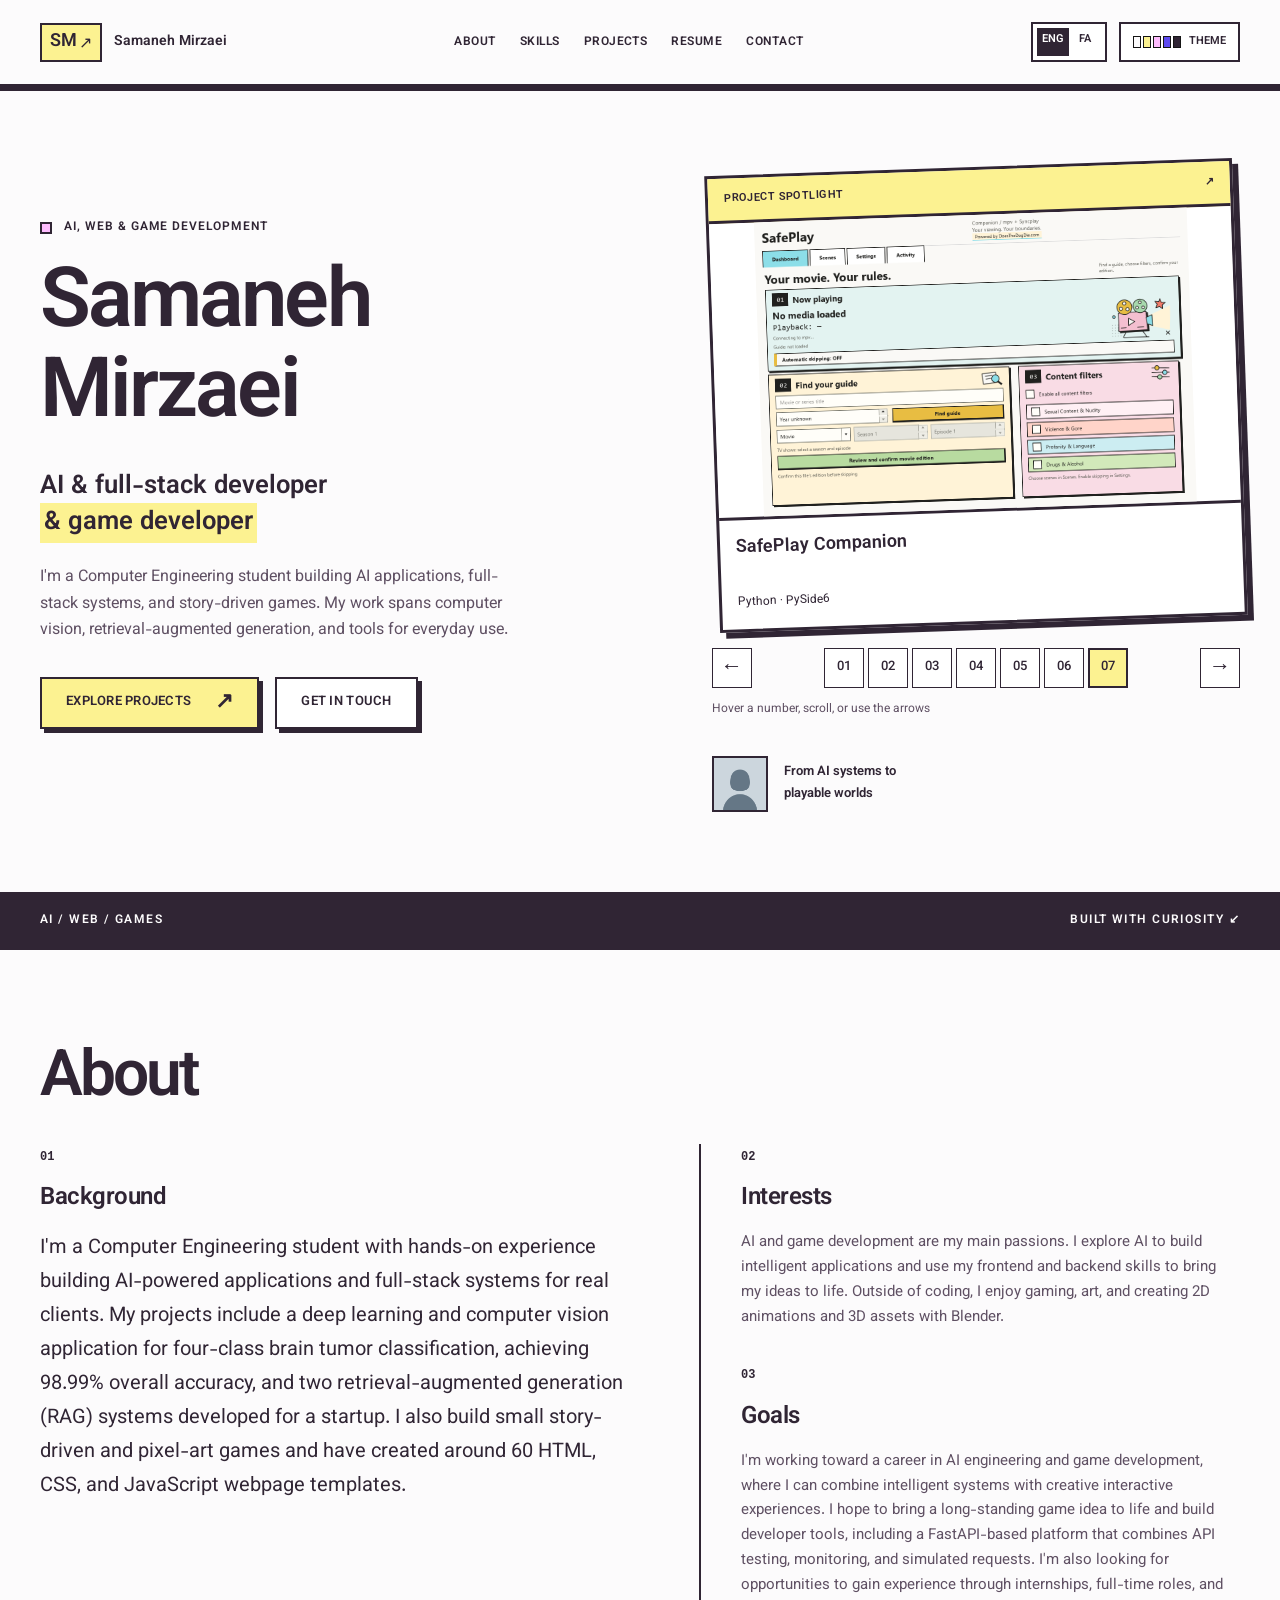
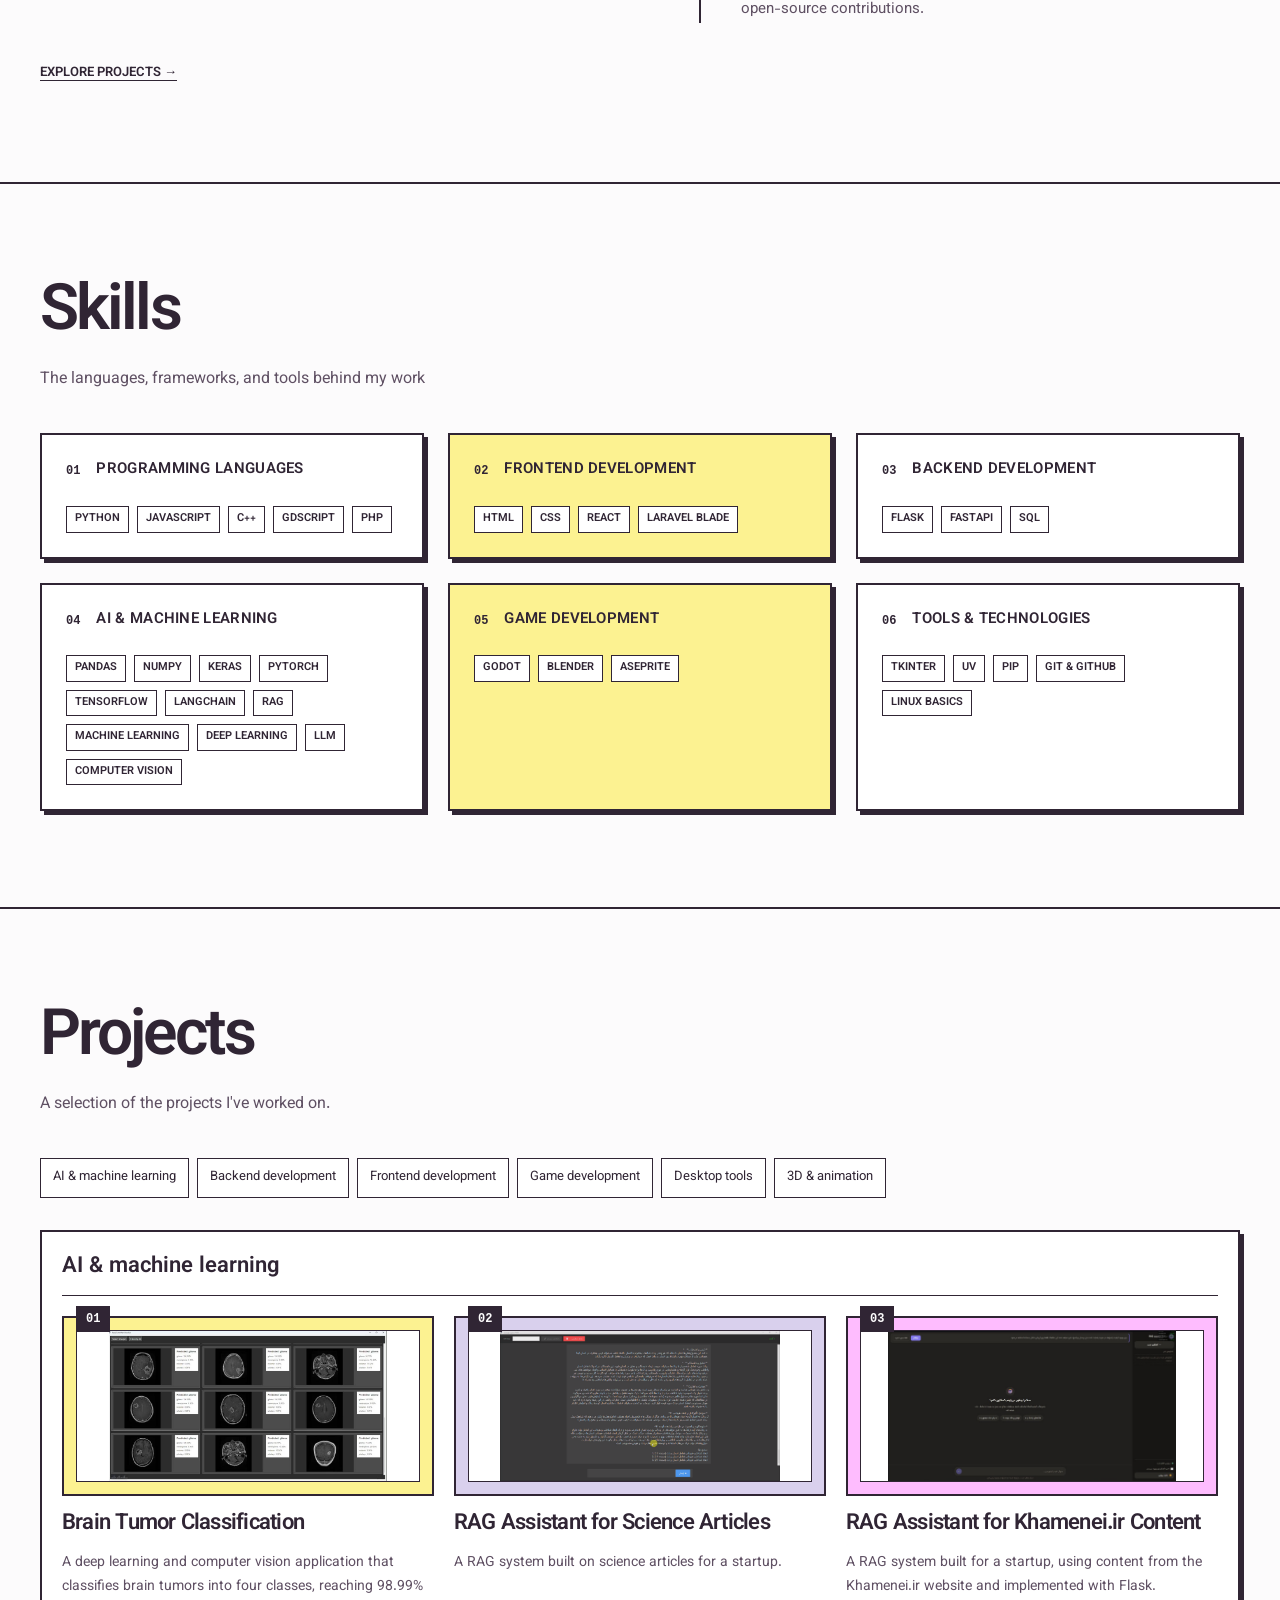
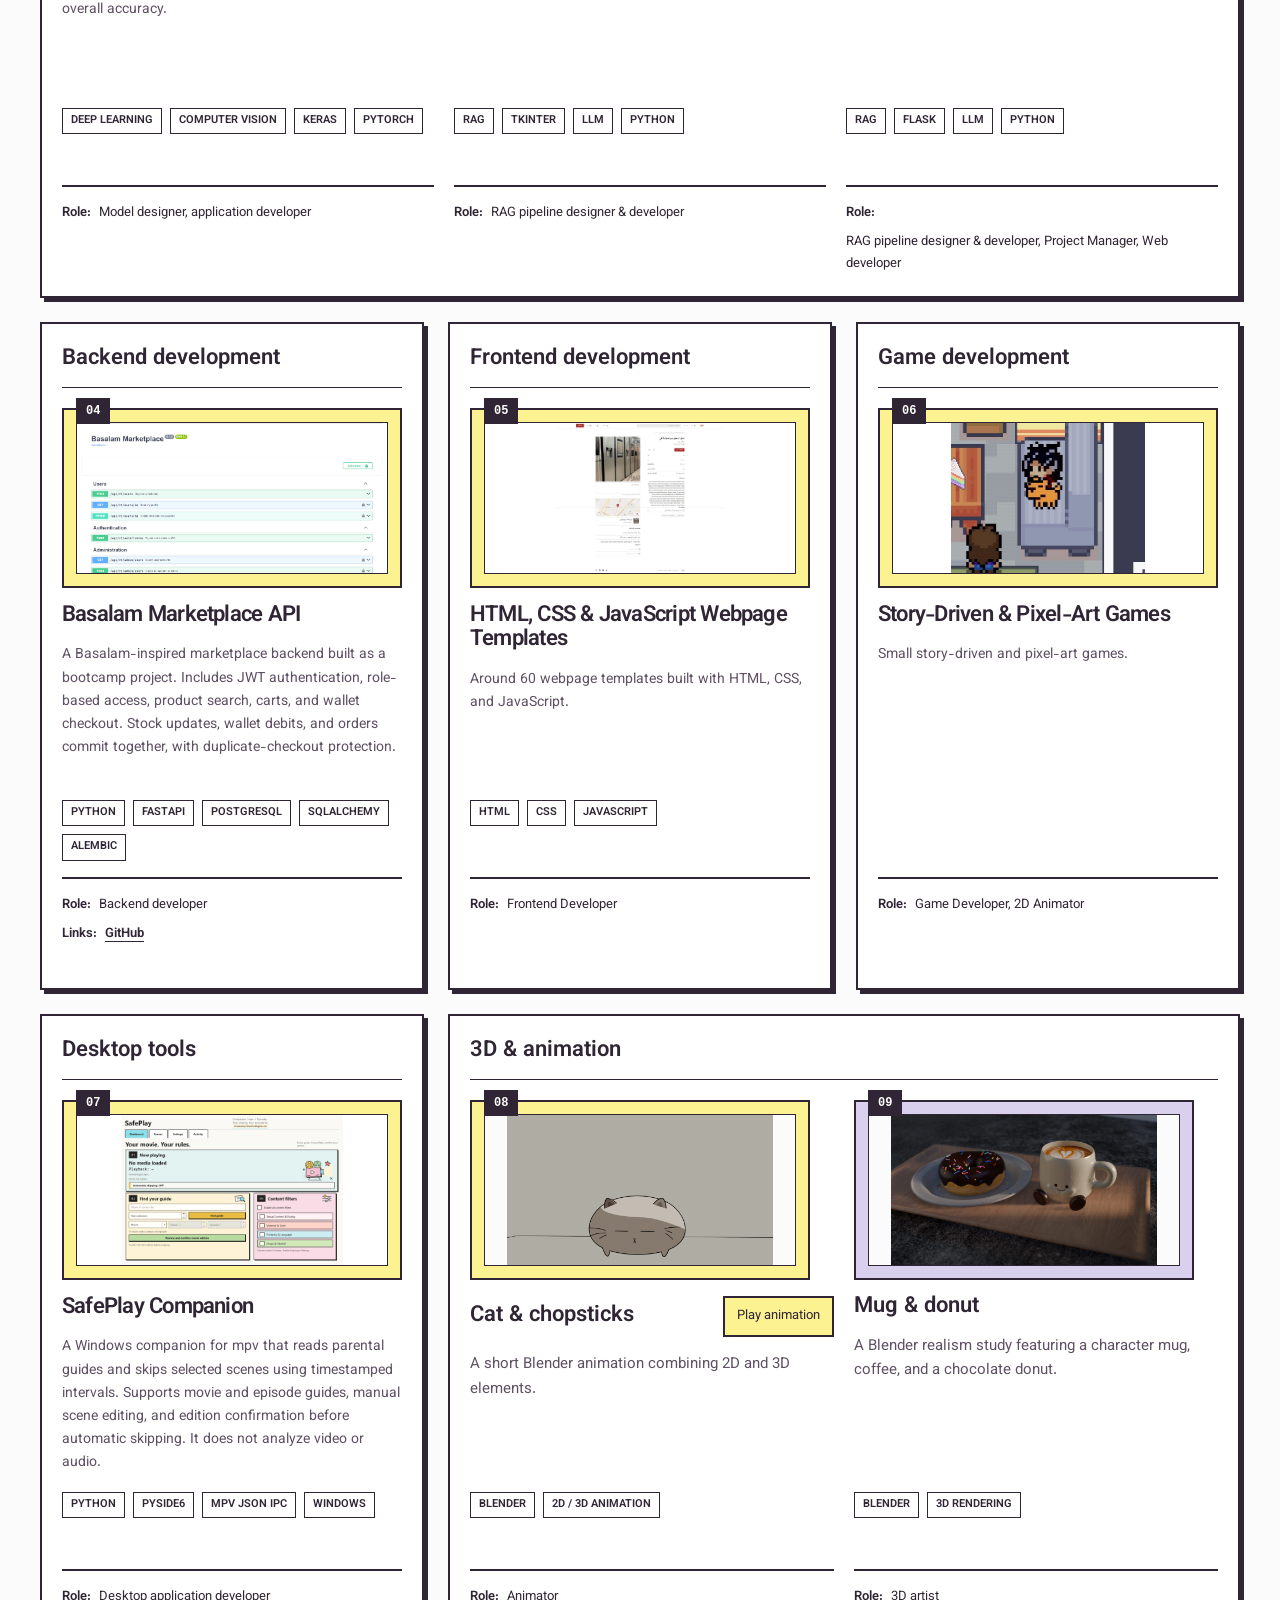
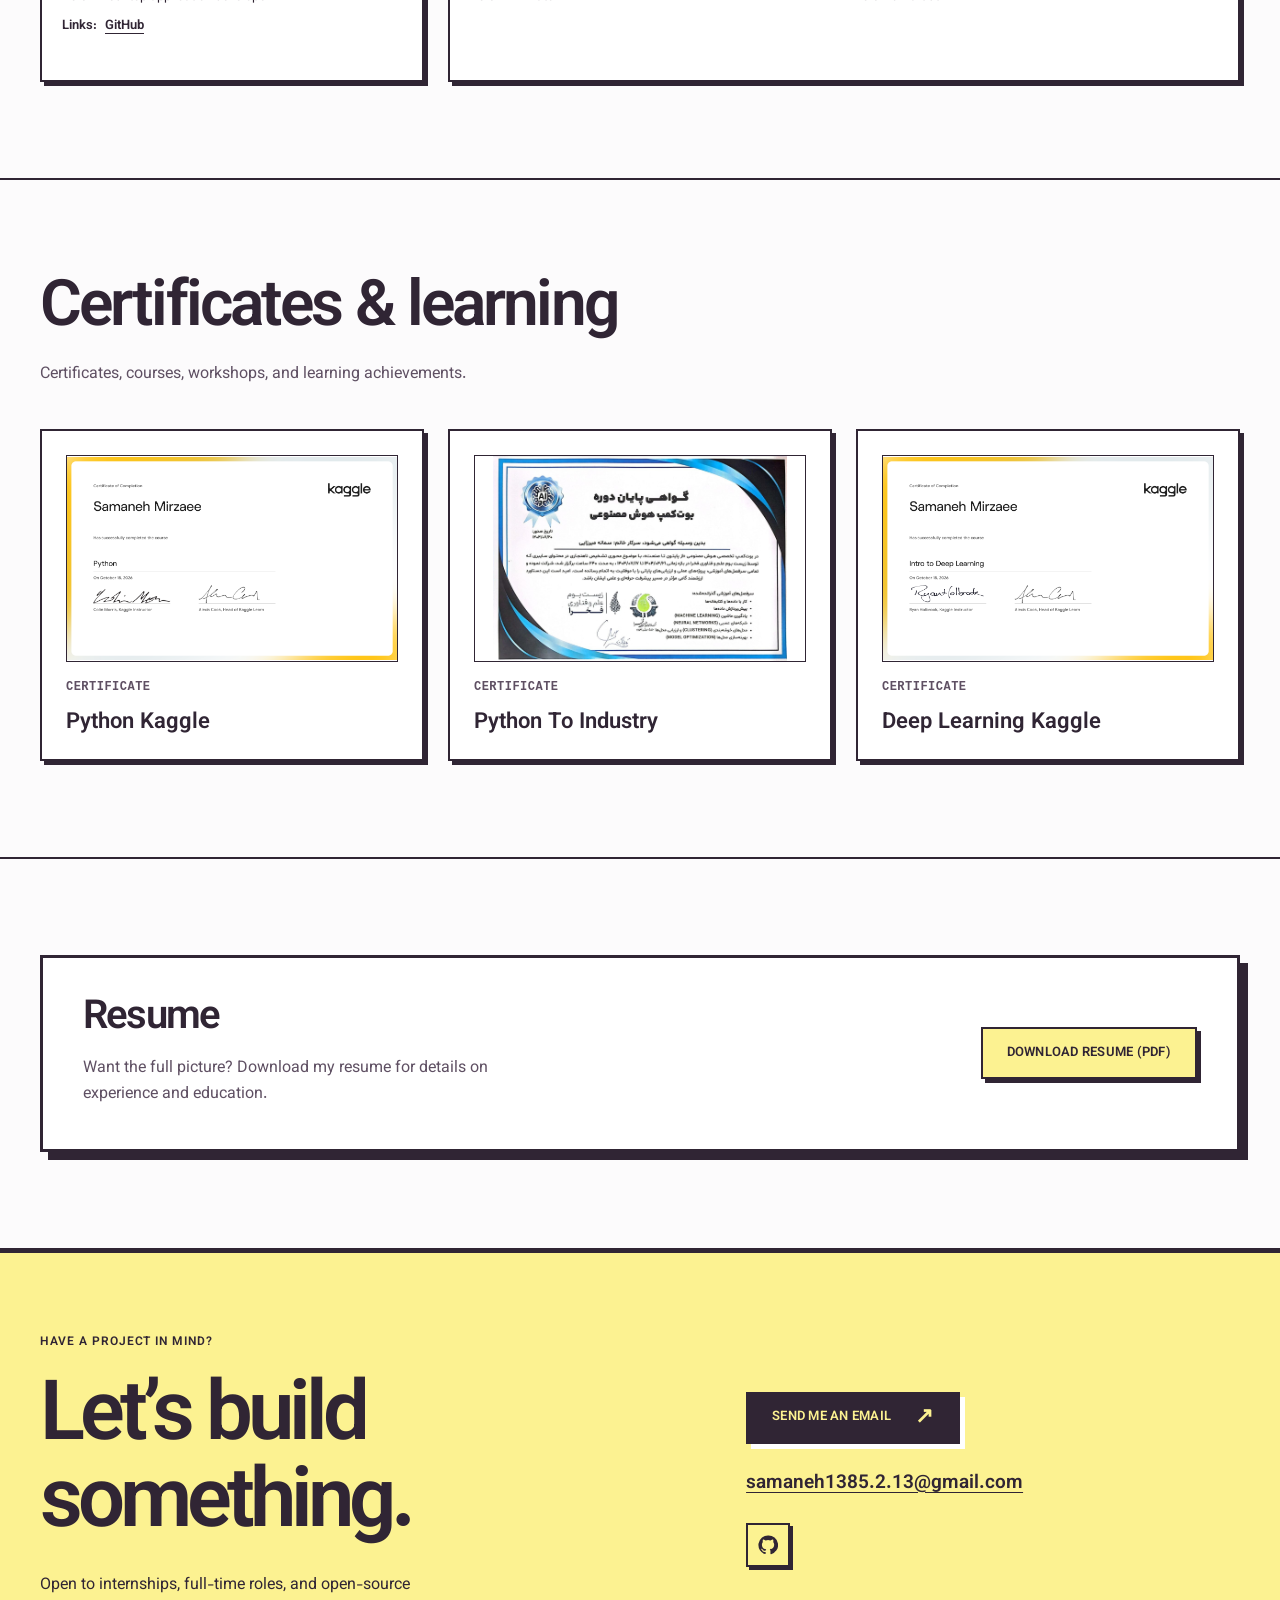
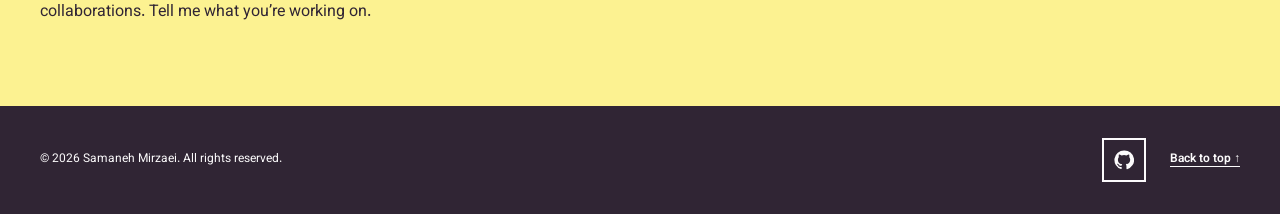
<file: index.html>
<!DOCTYPE html>
<html lang="en" dir="ltr">
<head>
  <meta charset="UTF-8">
  <meta name="viewport" content="width=device-width, initial-scale=1">
  <title data-i18n="meta.title">Samaneh Mirzaei — AI & Full-Stack Developer | Game Developer</title>
  <meta name="description" content="Portfolio of Samaneh Mirzaei, an AI and full-stack developer and game developer exploring intelligent systems, web technologies, and interactive experiences." data-i18n-attr="content:meta.description">
  <script src="js/theme-init.js"></script>
  <link rel="stylesheet" href="css/style.css">
  <script type="module" src="js/main.js"></script>
</head>
<body data-page="home">
  <!-- Header, sections and footer are rendered by js/main.js (see js/pages/home.js) -->
  <div id="app"></div>
  <noscript>This portfolio needs JavaScript enabled to display its content.</noscript>
</body>
</html>
</file>
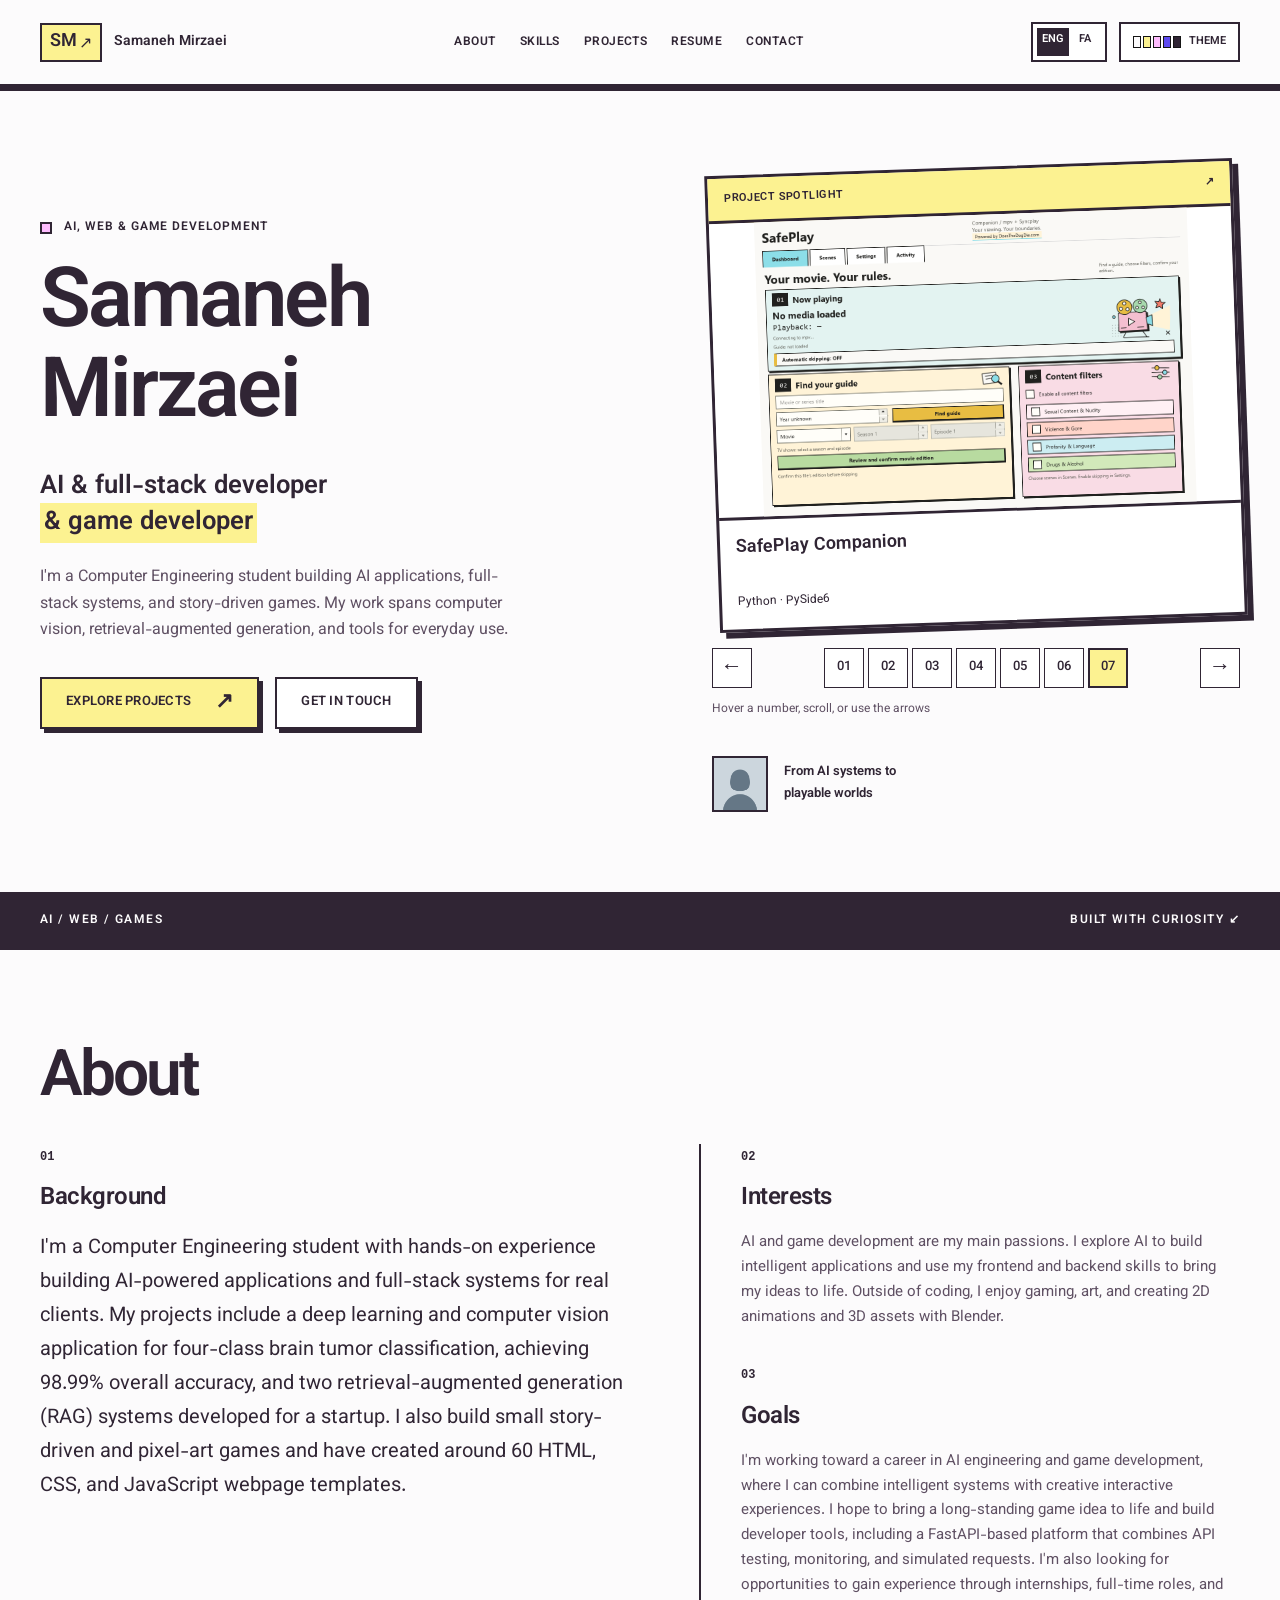
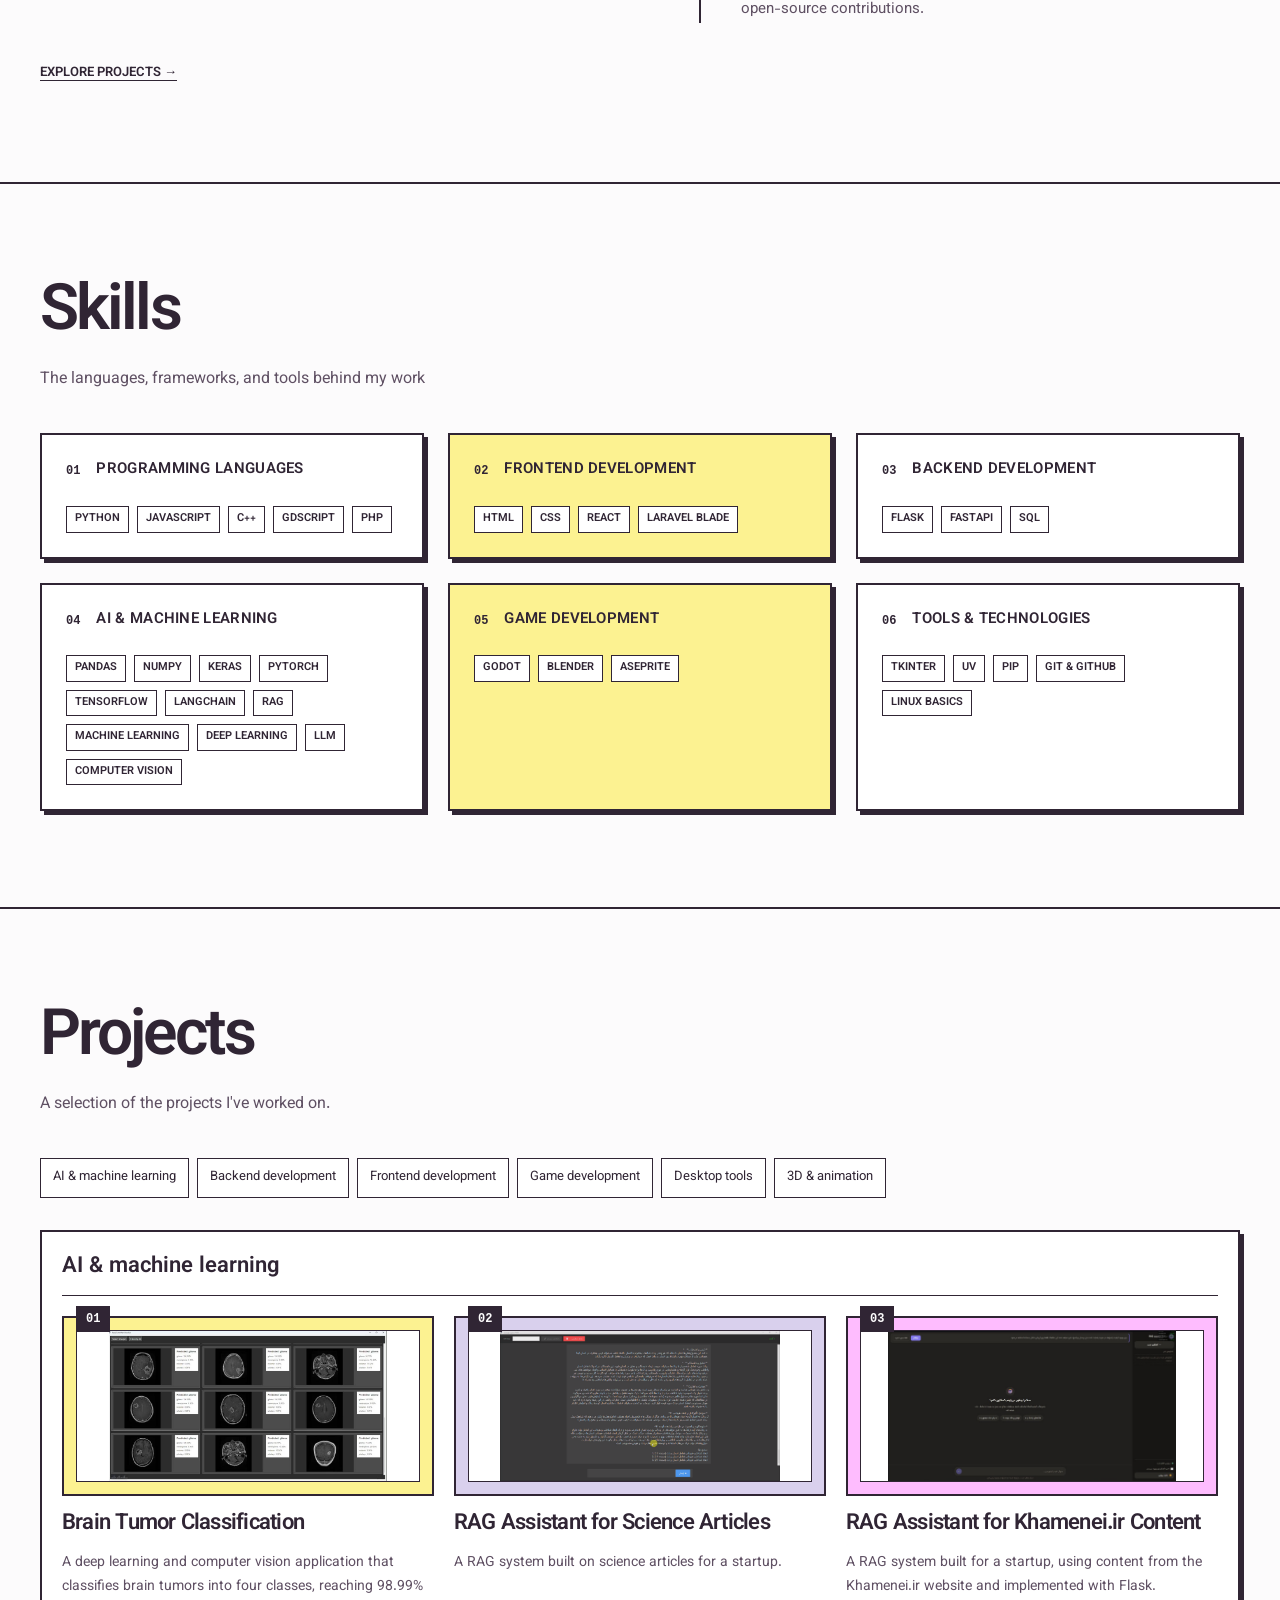
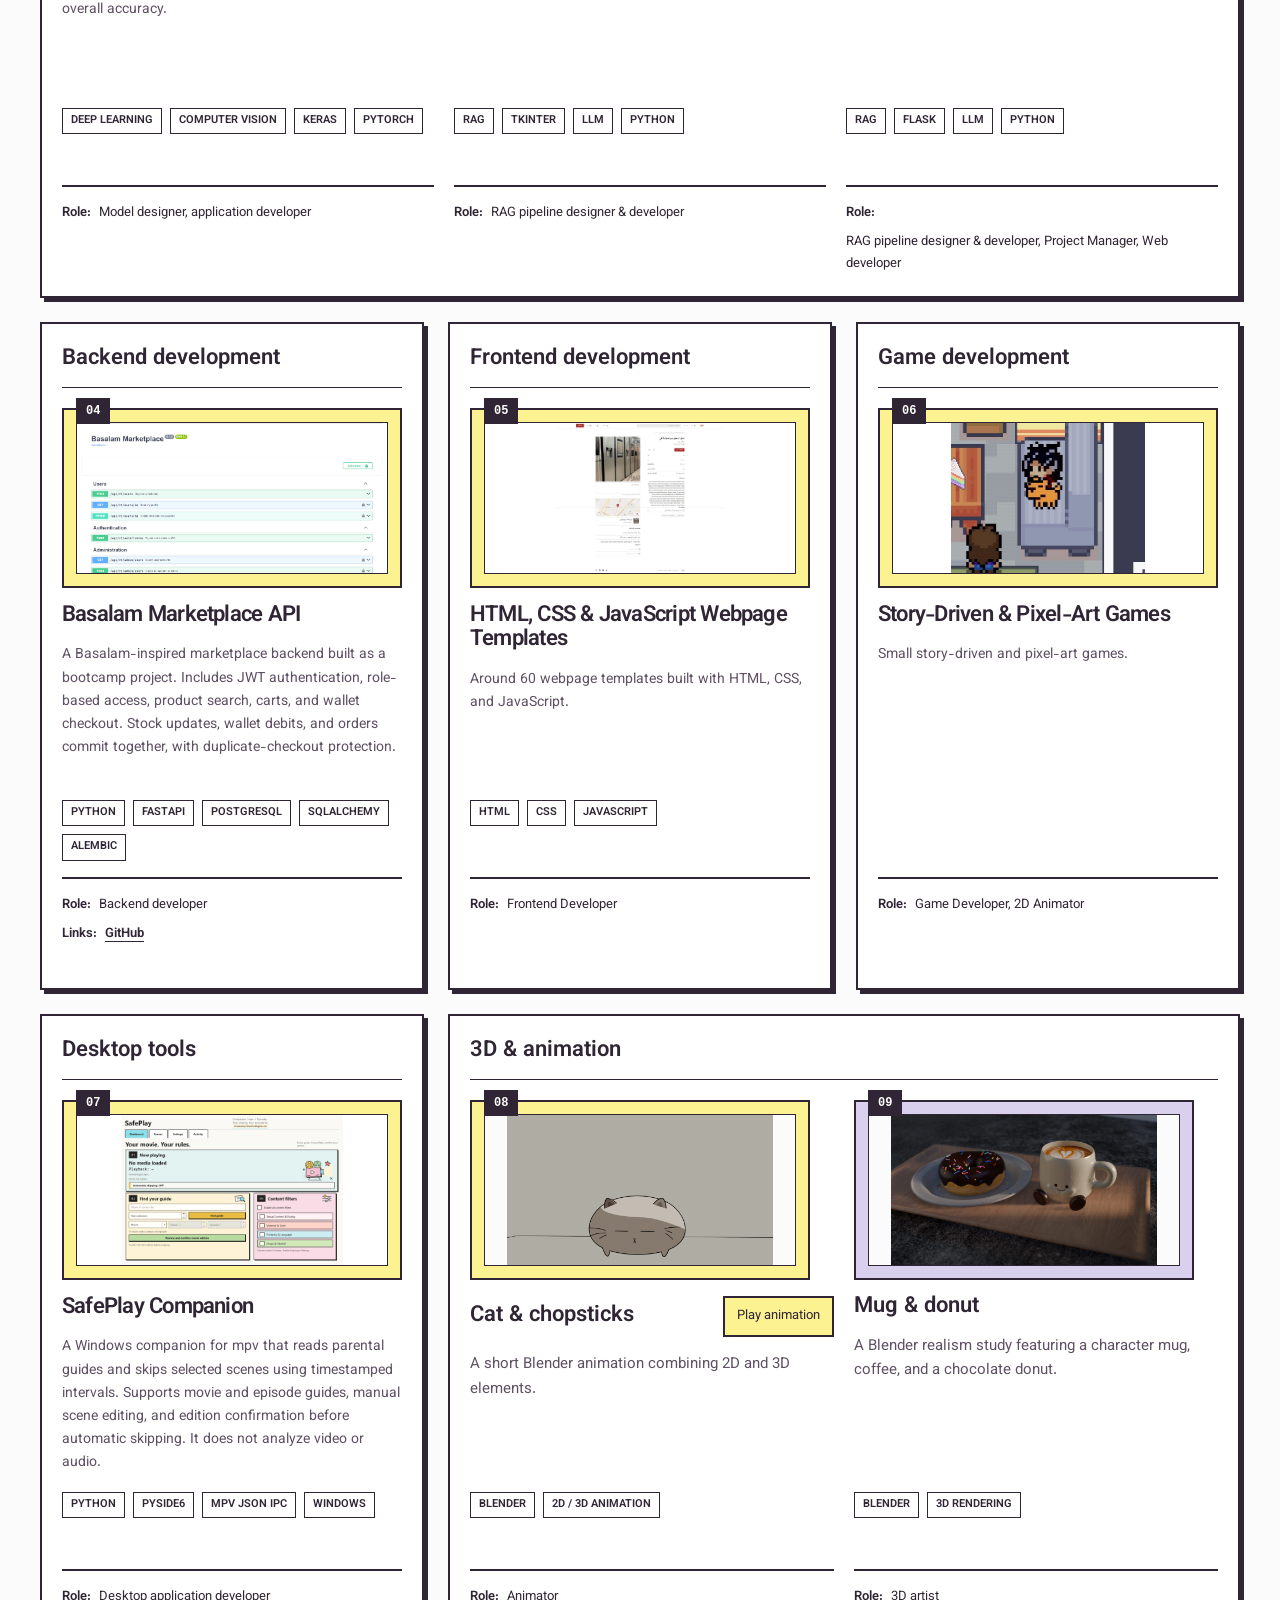
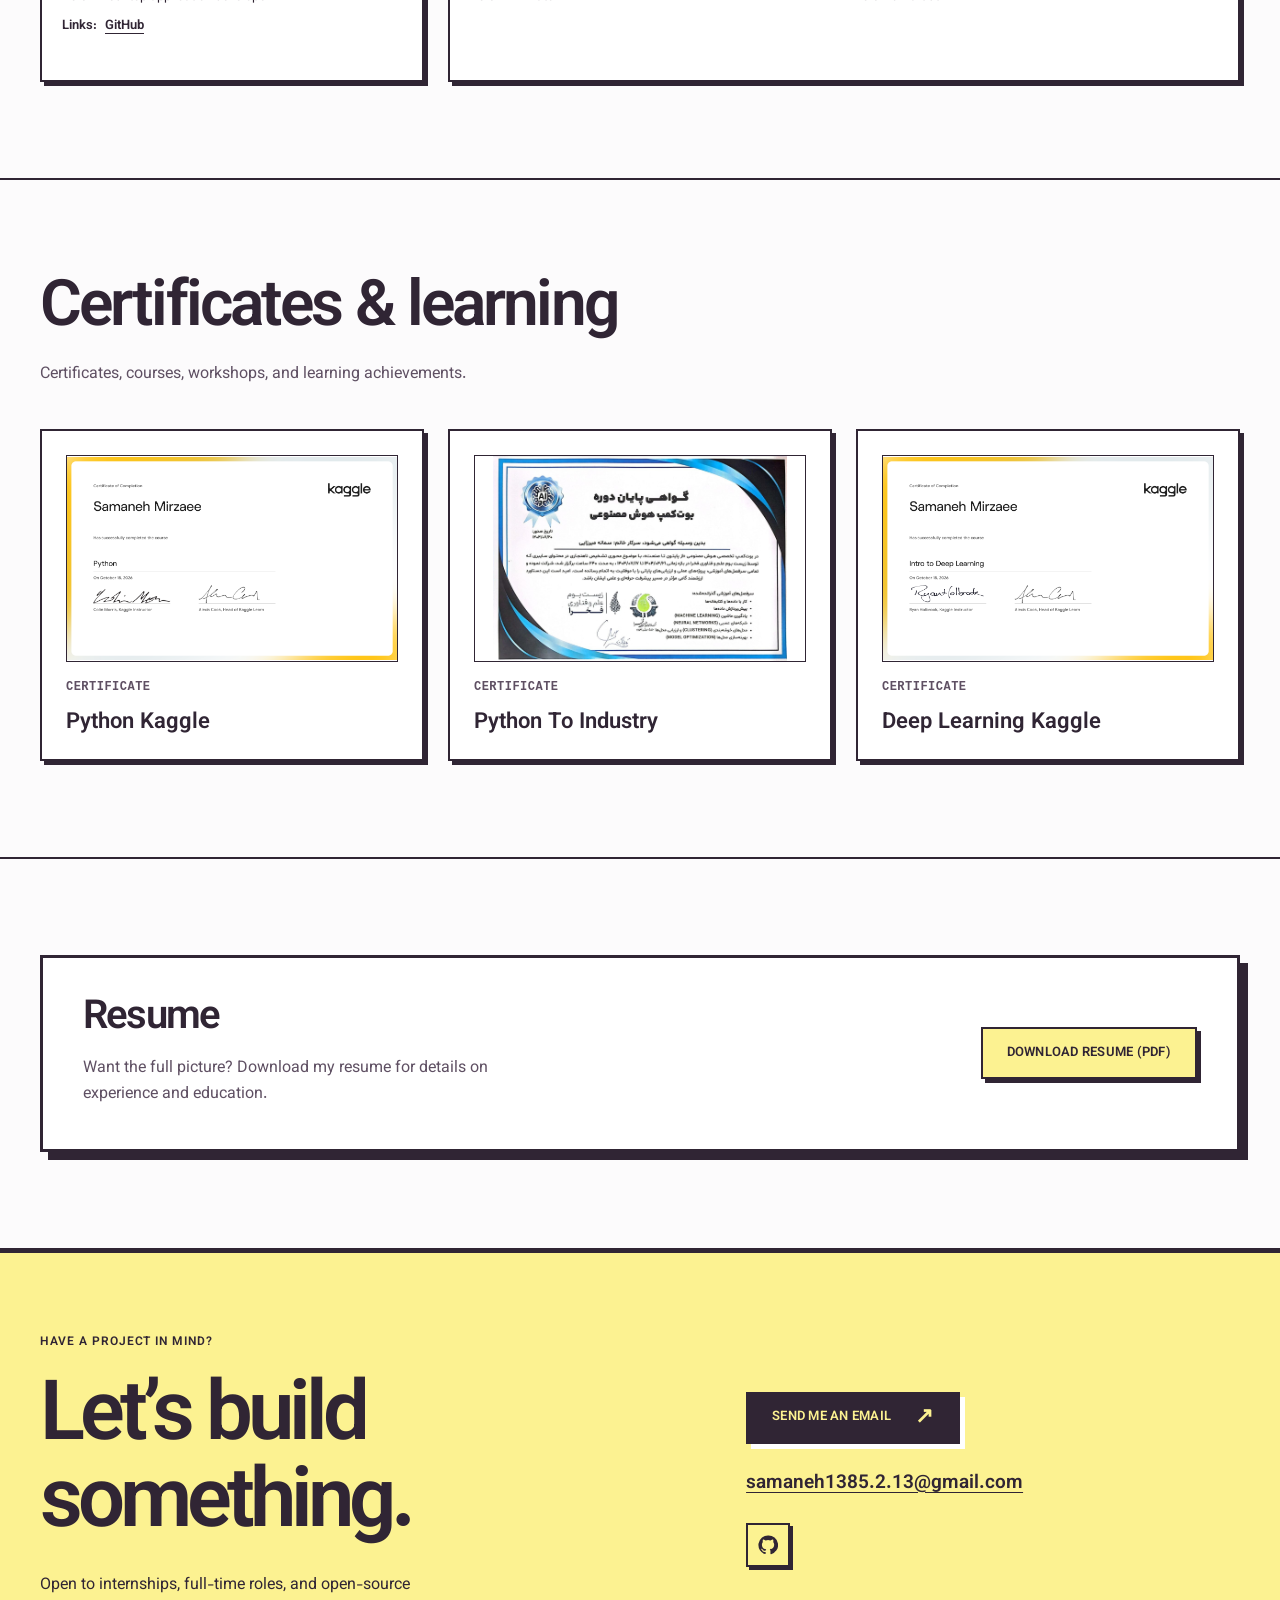
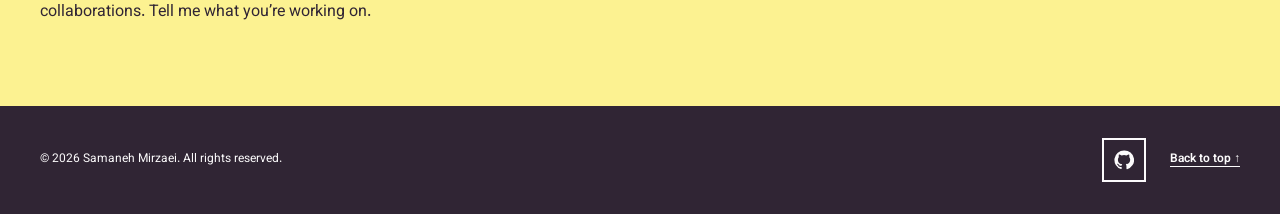
<file: details.html>
<!DOCTYPE html>
<html lang="en"><head><meta charset="UTF-8"><meta name="viewport" content="width=device-width, initial-scale=1"><title>Portfolio | Samaneh Mirzaei</title><meta name="robots" content="noindex"><link rel="canonical" href="https://samaneh-mirzaei.github.io/"><script>location.replace("index.html" + (location.hash || "#projects"));</script><meta http-equiv="refresh" content="0;url=index.html#projects"></head><body><p><a href="index.html#projects">View projects on the portfolio homepage</a></p></body></html>
</file>
<file: css/style.css>
/* =========================================================
   Entry stylesheet — only imports. Order matters (cascade).
   base/           design tokens, themes, reset
   components/     one file per UI component
   rtl.css         Persian / RTL typography
   responsive.css  breakpoints (kept last so they win)
   ========================================================= */

/* Base */
@import url("base/fonts.css");
@import url("base/palettes.css");
@import url("base/tokens.css");
@import url("base/themes.css");
@import url("base/reset.css");

/* Components */
@import url("components/header.css");
@import url("components/theme-switcher.css");
@import url("components/lang-switcher.css");
@import url("components/hero.css");
@import url("components/spotlight.css");
@import url("components/social.css");
@import url("components/section.css");
@import url("components/card.css");
@import url("components/tags.css");
@import url("components/resume.css");
@import url("components/footer.css");
@import url("components/reveal.css");
@import url("components/page-hero.css");
@import url("components/project-card.css");
@import url("components/case-study.css");
@import url("components/contact.css");
@import url("components/creative-work.css");
@import url("components/project-categories.css");

/* Overrides */
@import url("rtl.css");
@import url("responsive.css");
</file>
